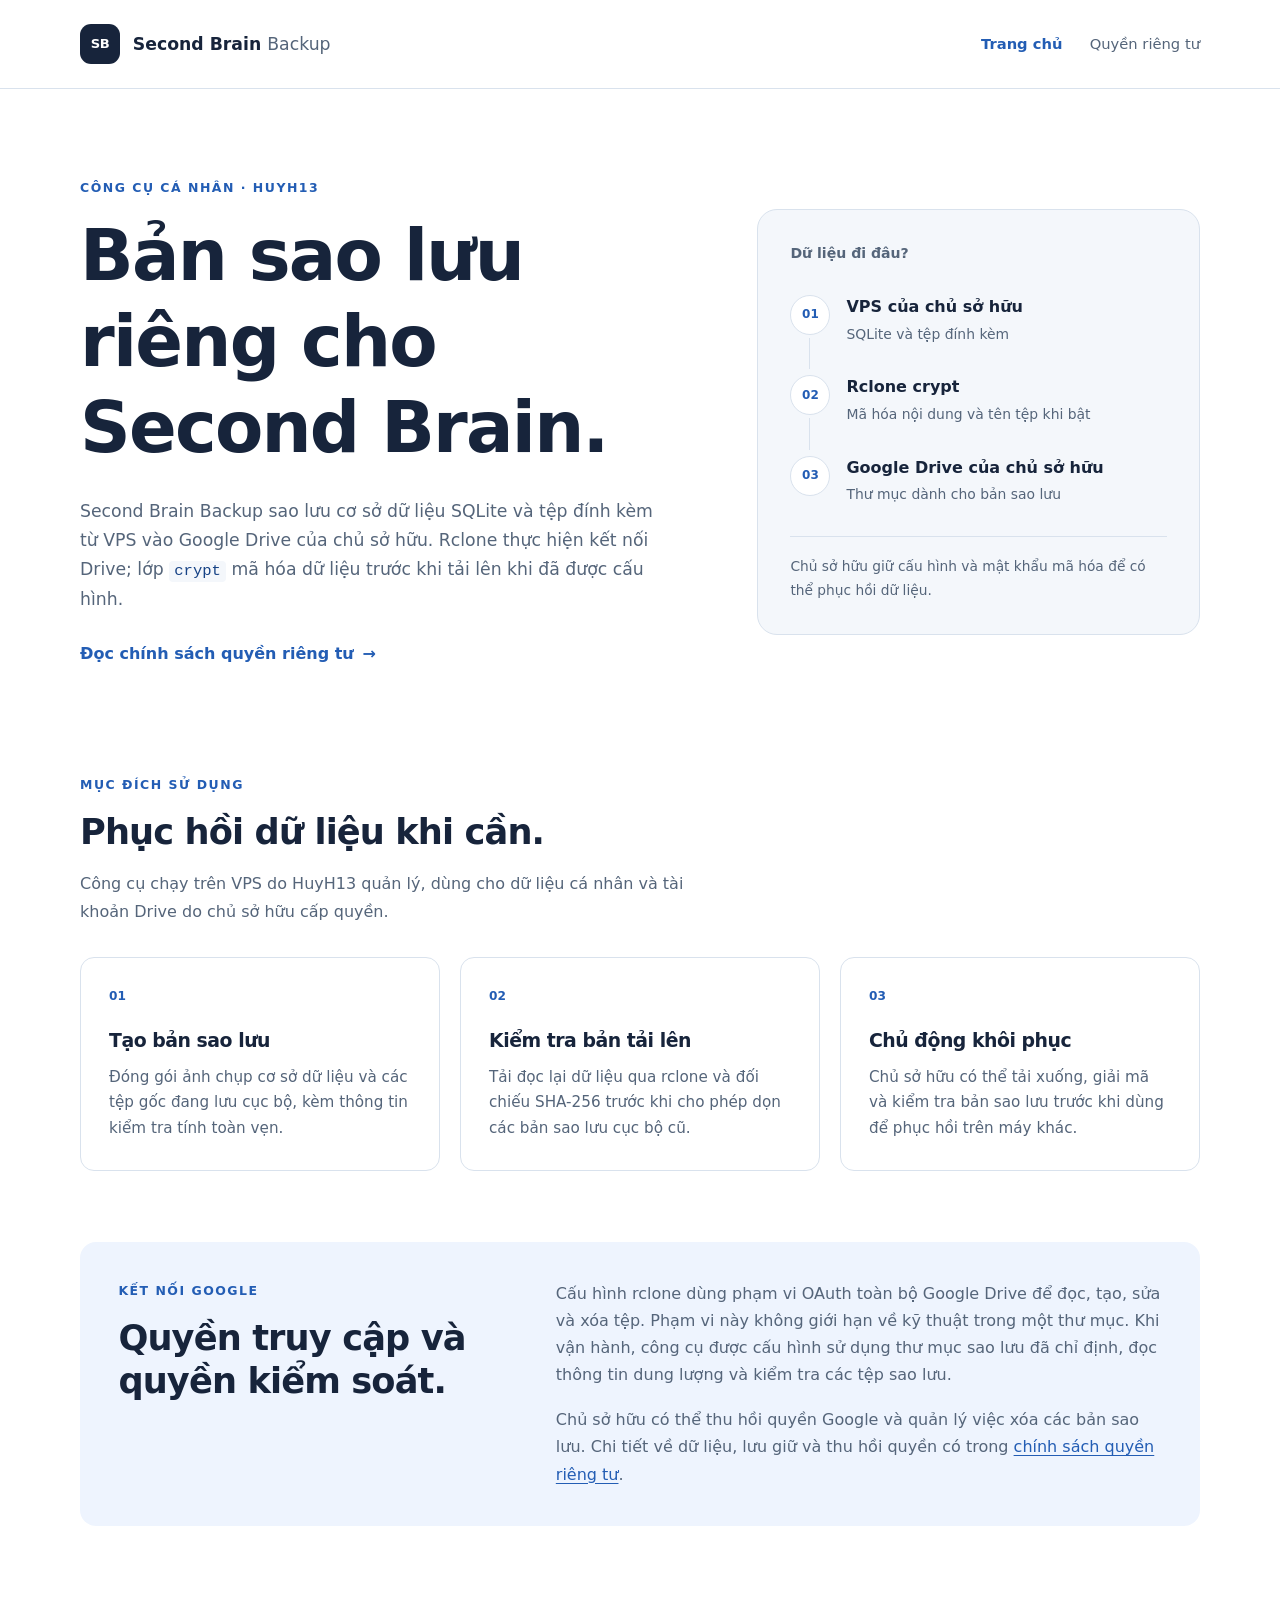
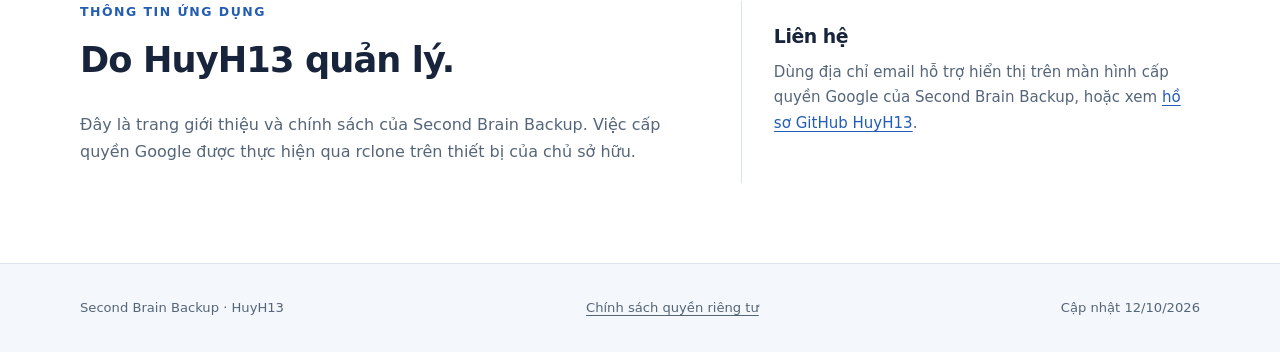
<file: index.html>
<!doctype html>
<html lang="vi">
  <head>
    <meta charset="utf-8">
    <meta name="viewport" content="width=device-width, initial-scale=1">
    <meta name="description" content="Second Brain Backup: công cụ cá nhân sao lưu dữ liệu Second Brain từ VPS vào Google Drive của chủ sở hữu, với lớp mã hóa rclone crypt khi được cấu hình.">
    <title>Second Brain Backup</title>
    <link rel="canonical" href="https://huyh13.github.io/">
    <link rel="stylesheet" href="styles.css">
  </head>
  <body>
    <a class="skip-link" href="#main">Đến nội dung chính</a>
    <header class="site-header">
      <div class="container header-inner">
        <a class="brand" href="index.html" aria-label="Second Brain Backup — Trang chủ">
          <span class="brand-mark" aria-hidden="true">SB</span>
          <span>Second Brain <span class="brand-muted">Backup</span></span>
        </a>
        <nav aria-label="Điều hướng chính">
          <a href="index.html" aria-current="page">Trang chủ</a>
          <a href="privacy.html">Quyền riêng tư</a>
        </nav>
      </div>
    </header>

    <main id="main">
      <section class="hero container" aria-labelledby="hero-title">
        <div class="hero-copy">
          <p class="eyebrow">Công cụ cá nhân · HuyH13</p>
          <h1 id="hero-title">Bản sao lưu riêng cho Second Brain.</h1>
          <p class="hero-description">Second Brain Backup sao lưu cơ sở dữ liệu SQLite và tệp đính kèm từ VPS vào Google Drive của chủ sở hữu. Rclone thực hiện kết nối Drive; lớp <code>crypt</code> mã hóa dữ liệu trước khi tải lên khi đã được cấu hình.</p>
          <a class="text-link" href="privacy.html">Đọc chính sách quyền riêng tư <span aria-hidden="true">→</span></a>
        </div>
        <aside class="flow-card" aria-label="Luồng sao lưu">
          <p class="card-kicker">Dữ liệu đi đâu?</p>
          <ol class="flow-list">
            <li><span class="step-number" aria-hidden="true">01</span><div><strong>VPS của chủ sở hữu</strong><span>SQLite và tệp đính kèm</span></div></li>
            <li><span class="step-number" aria-hidden="true">02</span><div><strong>Rclone crypt</strong><span>Mã hóa nội dung và tên tệp khi bật</span></div></li>
            <li><span class="step-number" aria-hidden="true">03</span><div><strong>Google Drive của chủ sở hữu</strong><span>Thư mục dành cho bản sao lưu</span></div></li>
          </ol>
          <p class="card-note">Chủ sở hữu giữ cấu hình và mật khẩu mã hóa để có thể phục hồi dữ liệu.</p>
        </aside>
      </section>

      <section class="container section" aria-labelledby="purpose-title">
        <div class="section-heading">
          <p class="eyebrow">Mục đích sử dụng</p>
          <h2 id="purpose-title">Phục hồi dữ liệu khi cần.</h2>
          <p>Công cụ chạy trên VPS do HuyH13 quản lý, dùng cho dữ liệu cá nhân và tài khoản Drive do chủ sở hữu cấp quyền.</p>
        </div>
        <div class="feature-grid">
          <article class="feature-card">
            <span class="feature-index" aria-hidden="true">01</span>
            <h3>Tạo bản sao lưu</h3>
            <p>Đóng gói ảnh chụp cơ sở dữ liệu và các tệp gốc đang lưu cục bộ, kèm thông tin kiểm tra tính toàn vẹn.</p>
          </article>
          <article class="feature-card">
            <span class="feature-index" aria-hidden="true">02</span>
            <h3>Kiểm tra bản tải lên</h3>
            <p>Tải đọc lại dữ liệu qua rclone và đối chiếu SHA-256 trước khi cho phép dọn các bản sao lưu cục bộ cũ.</p>
          </article>
          <article class="feature-card">
            <span class="feature-index" aria-hidden="true">03</span>
            <h3>Chủ động khôi phục</h3>
            <p>Chủ sở hữu có thể tải xuống, giải mã và kiểm tra bản sao lưu trước khi dùng để phục hồi trên máy khác.</p>
          </article>
        </div>
      </section>

      <section class="container section" aria-labelledby="access-title">
        <div class="notice-panel">
          <div>
            <p class="eyebrow">Kết nối Google</p>
            <h2 id="access-title">Quyền truy cập và quyền kiểm soát.</h2>
          </div>
          <div class="notice-copy">
            <p>Cấu hình rclone dùng phạm vi OAuth toàn bộ Google Drive để đọc, tạo, sửa và xóa tệp. Phạm vi này không giới hạn về kỹ thuật trong một thư mục. Khi vận hành, công cụ được cấu hình sử dụng thư mục sao lưu đã chỉ định, đọc thông tin dung lượng và kiểm tra các tệp sao lưu.</p>
            <p>Chủ sở hữu có thể thu hồi quyền Google và quản lý việc xóa các bản sao lưu. Chi tiết về dữ liệu, lưu giữ và thu hồi quyền có trong <a href="privacy.html">chính sách quyền riêng tư</a>.</p>
          </div>
        </div>
      </section>

      <section class="container section contact-section" aria-labelledby="contact-title">
        <div>
          <p class="eyebrow">Thông tin ứng dụng</p>
          <h2 id="contact-title">Do HuyH13 quản lý.</h2>
          <p>Đây là trang giới thiệu và chính sách của Second Brain Backup. Việc cấp quyền Google được thực hiện qua rclone trên thiết bị của chủ sở hữu.</p>
        </div>
        <div class="contact-card">
          <h3>Liên hệ</h3>
          <p>Dùng địa chỉ email hỗ trợ hiển thị trên màn hình cấp quyền Google của Second Brain Backup, hoặc xem <a href="https://github.com/HuyH13">hồ sơ GitHub HuyH13</a>.</p>
        </div>
      </section>
    </main>

    <footer class="site-footer">
      <div class="container footer-inner">
        <span>Second Brain Backup · HuyH13</span>
        <a href="privacy.html">Chính sách quyền riêng tư</a>
        <span>Cập nhật 12/10/2026</span>
      </div>
    </footer>
  </body>
</html>
</file>
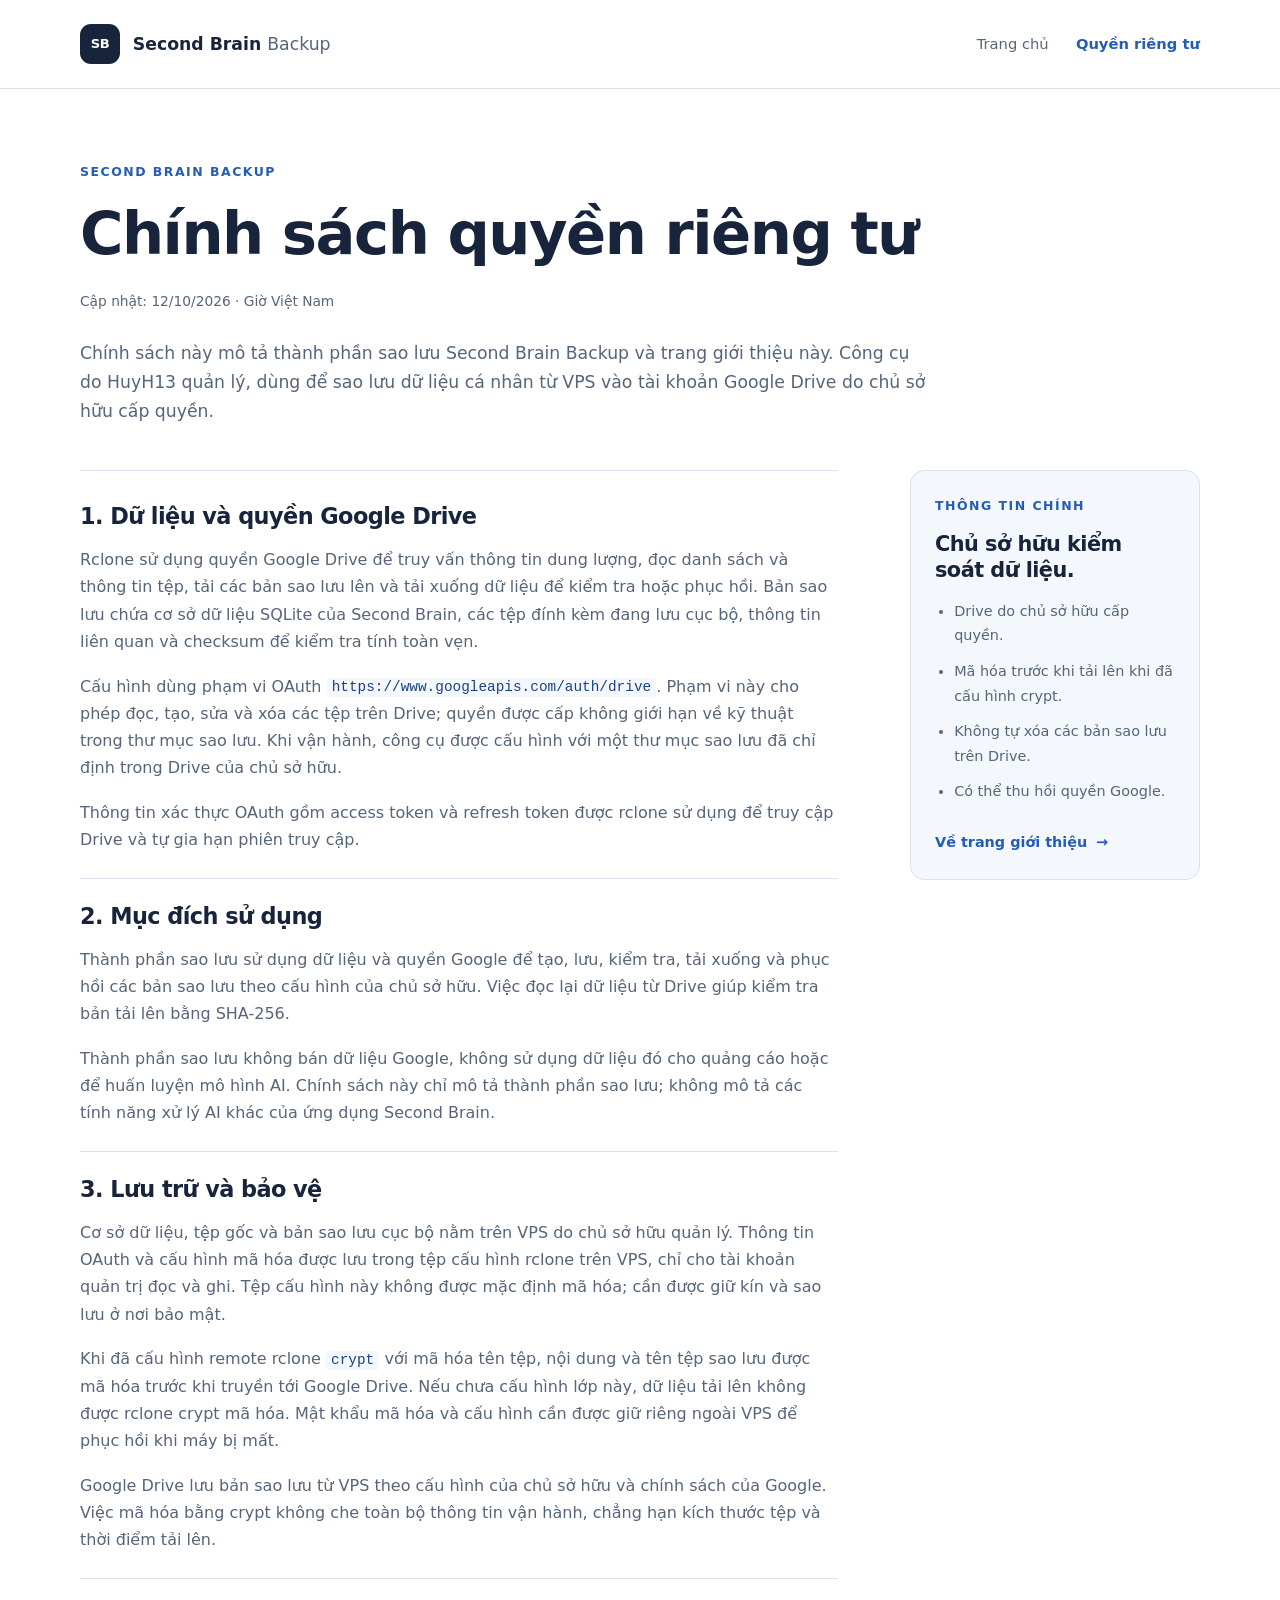
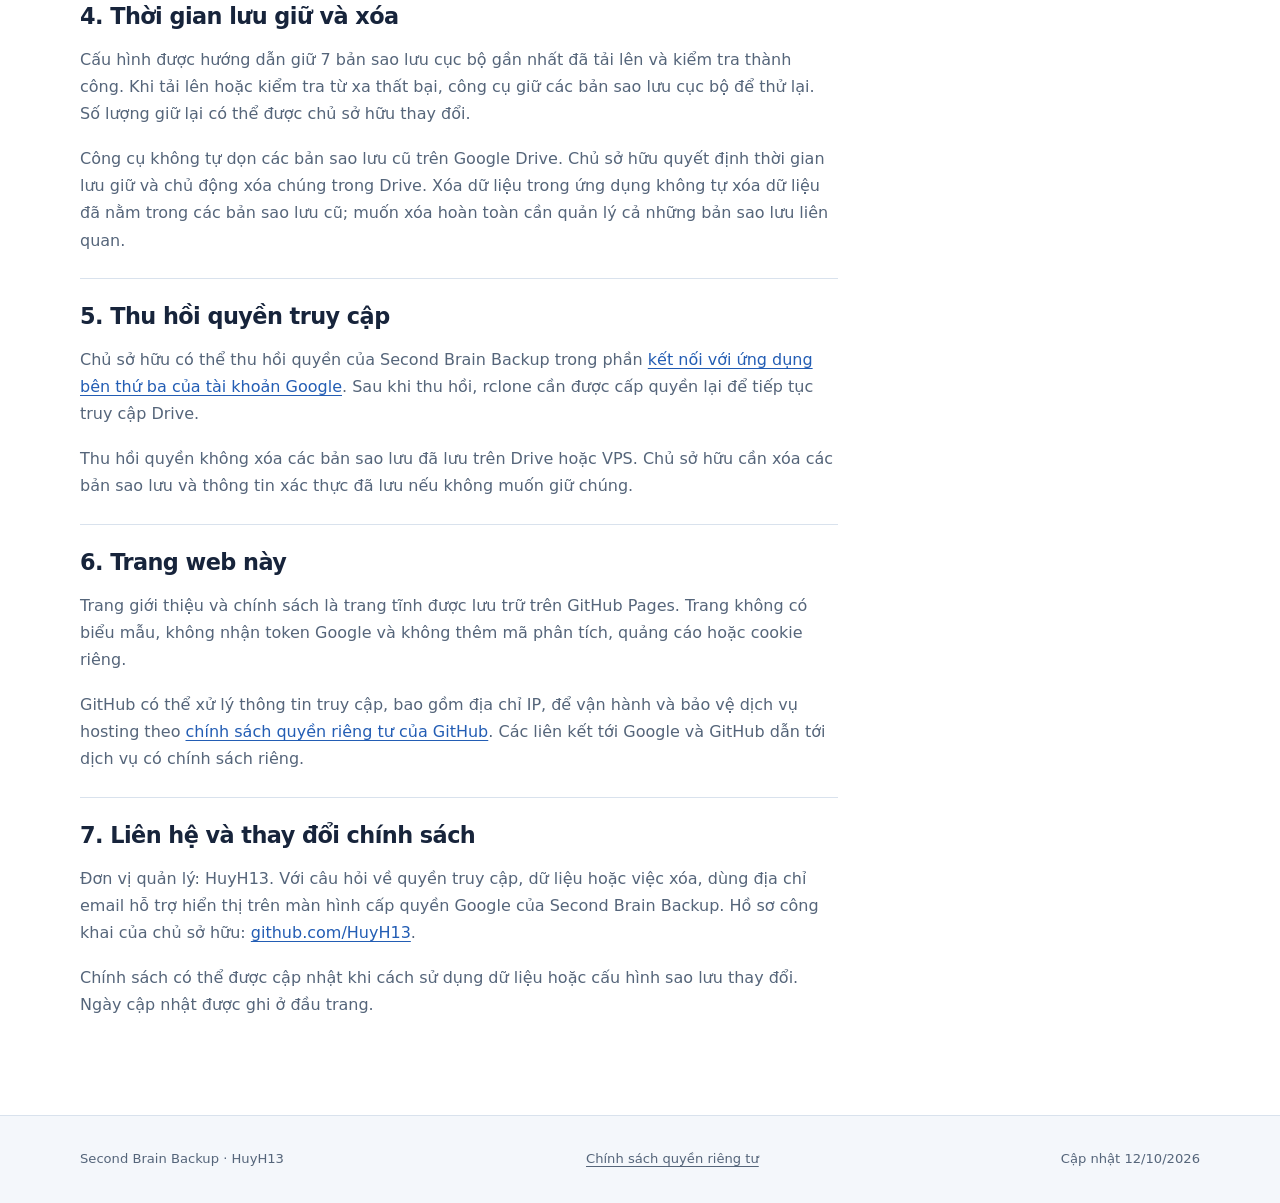
<file: privacy.html>
<!doctype html>
<html lang="vi">
  <head>
    <meta charset="utf-8">
    <meta name="viewport" content="width=device-width, initial-scale=1">
    <meta name="description" content="Chính sách quyền riêng tư của Second Brain Backup: quyền Google Drive, dữ liệu sao lưu, thông tin xác thực, mã hóa, thời gian lưu giữ và thu hồi quyền.">
    <title>Chính sách quyền riêng tư — Second Brain Backup</title>
    <link rel="canonical" href="https://huyh13.github.io/privacy.html">
    <link rel="stylesheet" href="styles.css">
  </head>
  <body>
    <a class="skip-link" href="#main">Đến nội dung chính</a>
    <header class="site-header">
      <div class="container header-inner">
        <a class="brand" href="index.html" aria-label="Second Brain Backup — Trang chủ">
          <span class="brand-mark" aria-hidden="true">SB</span>
          <span>Second Brain <span class="brand-muted">Backup</span></span>
        </a>
        <nav aria-label="Điều hướng chính">
          <a href="index.html">Trang chủ</a>
          <a href="privacy.html" aria-current="page">Quyền riêng tư</a>
        </nav>
      </div>
    </header>

    <main id="main" class="container policy-layout">
      <header class="policy-heading">
        <p class="eyebrow">Second Brain Backup</p>
        <h1>Chính sách quyền riêng tư</h1>
        <p class="policy-date">Cập nhật: 12/10/2026 · Giờ Việt Nam</p>
        <p class="policy-lead">Chính sách này mô tả thành phần sao lưu Second Brain Backup và trang giới thiệu này. Công cụ do HuyH13 quản lý, dùng để sao lưu dữ liệu cá nhân từ VPS vào tài khoản Google Drive do chủ sở hữu cấp quyền.</p>
      </header>

      <div class="policy-body">
        <section aria-labelledby="data-title">
          <h2 id="data-title">1. Dữ liệu và quyền Google Drive</h2>
          <p>Rclone sử dụng quyền Google Drive để truy vấn thông tin dung lượng, đọc danh sách và thông tin tệp, tải các bản sao lưu lên và tải xuống dữ liệu để kiểm tra hoặc phục hồi. Bản sao lưu chứa cơ sở dữ liệu SQLite của Second Brain, các tệp đính kèm đang lưu cục bộ, thông tin liên quan và checksum để kiểm tra tính toàn vẹn.</p>
          <p>Cấu hình dùng phạm vi OAuth <code>https://www.googleapis.com/auth/drive</code>. Phạm vi này cho phép đọc, tạo, sửa và xóa các tệp trên Drive; quyền được cấp không giới hạn về kỹ thuật trong thư mục sao lưu. Khi vận hành, công cụ được cấu hình với một thư mục sao lưu đã chỉ định trong Drive của chủ sở hữu.</p>
          <p>Thông tin xác thực OAuth gồm access token và refresh token được rclone sử dụng để truy cập Drive và tự gia hạn phiên truy cập.</p>
        </section>

        <section aria-labelledby="use-title">
          <h2 id="use-title">2. Mục đích sử dụng</h2>
          <p>Thành phần sao lưu sử dụng dữ liệu và quyền Google để tạo, lưu, kiểm tra, tải xuống và phục hồi các bản sao lưu theo cấu hình của chủ sở hữu. Việc đọc lại dữ liệu từ Drive giúp kiểm tra bản tải lên bằng SHA-256.</p>
          <p>Thành phần sao lưu không bán dữ liệu Google, không sử dụng dữ liệu đó cho quảng cáo hoặc để huấn luyện mô hình AI. Chính sách này chỉ mô tả thành phần sao lưu; không mô tả các tính năng xử lý AI khác của ứng dụng Second Brain.</p>
        </section>

        <section aria-labelledby="storage-title">
          <h2 id="storage-title">3. Lưu trữ và bảo vệ</h2>
          <p>Cơ sở dữ liệu, tệp gốc và bản sao lưu cục bộ nằm trên VPS do chủ sở hữu quản lý. Thông tin OAuth và cấu hình mã hóa được lưu trong tệp cấu hình rclone trên VPS, chỉ cho tài khoản quản trị đọc và ghi. Tệp cấu hình này không được mặc định mã hóa; cần được giữ kín và sao lưu ở nơi bảo mật.</p>
          <p>Khi đã cấu hình remote rclone <code>crypt</code> với mã hóa tên tệp, nội dung và tên tệp sao lưu được mã hóa trước khi truyền tới Google Drive. Nếu chưa cấu hình lớp này, dữ liệu tải lên không được rclone crypt mã hóa. Mật khẩu mã hóa và cấu hình cần được giữ riêng ngoài VPS để phục hồi khi máy bị mất.</p>
          <p>Google Drive lưu bản sao lưu từ VPS theo cấu hình của chủ sở hữu và chính sách của Google. Việc mã hóa bằng crypt không che toàn bộ thông tin vận hành, chẳng hạn kích thước tệp và thời điểm tải lên.</p>
        </section>

        <section aria-labelledby="retention-title">
          <h2 id="retention-title">4. Thời gian lưu giữ và xóa</h2>
          <p>Cấu hình được hướng dẫn giữ 7 bản sao lưu cục bộ gần nhất đã tải lên và kiểm tra thành công. Khi tải lên hoặc kiểm tra từ xa thất bại, công cụ giữ các bản sao lưu cục bộ để thử lại. Số lượng giữ lại có thể được chủ sở hữu thay đổi.</p>
          <p>Công cụ không tự dọn các bản sao lưu cũ trên Google Drive. Chủ sở hữu quyết định thời gian lưu giữ và chủ động xóa chúng trong Drive. Xóa dữ liệu trong ứng dụng không tự xóa dữ liệu đã nằm trong các bản sao lưu cũ; muốn xóa hoàn toàn cần quản lý cả những bản sao lưu liên quan.</p>
        </section>

        <section aria-labelledby="consent-title">
          <h2 id="consent-title">5. Thu hồi quyền truy cập</h2>
          <p>Chủ sở hữu có thể thu hồi quyền của Second Brain Backup trong phần <a href="https://myaccount.google.com/connections">kết nối với ứng dụng bên thứ ba của tài khoản Google</a>. Sau khi thu hồi, rclone cần được cấp quyền lại để tiếp tục truy cập Drive.</p>
          <p>Thu hồi quyền không xóa các bản sao lưu đã lưu trên Drive hoặc VPS. Chủ sở hữu cần xóa các bản sao lưu và thông tin xác thực đã lưu nếu không muốn giữ chúng.</p>
        </section>

        <section aria-labelledby="hosting-title">
          <h2 id="hosting-title">6. Trang web này</h2>
          <p>Trang giới thiệu và chính sách là trang tĩnh được lưu trữ trên GitHub Pages. Trang không có biểu mẫu, không nhận token Google và không thêm mã phân tích, quảng cáo hoặc cookie riêng.</p>
          <p>GitHub có thể xử lý thông tin truy cập, bao gồm địa chỉ IP, để vận hành và bảo vệ dịch vụ hosting theo <a href="https://docs.github.com/en/site-policy/privacy-policies/github-general-privacy-statement">chính sách quyền riêng tư của GitHub</a>. Các liên kết tới Google và GitHub dẫn tới dịch vụ có chính sách riêng.</p>
        </section>

        <section aria-labelledby="contact-title">
          <h2 id="contact-title">7. Liên hệ và thay đổi chính sách</h2>
          <p>Đơn vị quản lý: HuyH13. Với câu hỏi về quyền truy cập, dữ liệu hoặc việc xóa, dùng địa chỉ email hỗ trợ hiển thị trên màn hình cấp quyền Google của Second Brain Backup. Hồ sơ công khai của chủ sở hữu: <a href="https://github.com/HuyH13">github.com/HuyH13</a>.</p>
          <p>Chính sách có thể được cập nhật khi cách sử dụng dữ liệu hoặc cấu hình sao lưu thay đổi. Ngày cập nhật được ghi ở đầu trang.</p>
        </section>
      </div>

      <aside class="policy-summary" aria-labelledby="summary-title">
        <p class="eyebrow">Thông tin chính</p>
        <h2 id="summary-title">Chủ sở hữu kiểm soát dữ liệu.</h2>
        <ul>
          <li>Drive do chủ sở hữu cấp quyền.</li>
          <li>Mã hóa trước khi tải lên khi đã cấu hình crypt.</li>
          <li>Không tự xóa các bản sao lưu trên Drive.</li>
          <li>Có thể thu hồi quyền Google.</li>
        </ul>
        <a class="text-link" href="index.html">Về trang giới thiệu <span aria-hidden="true">→</span></a>
      </aside>
    </main>

    <footer class="site-footer">
      <div class="container footer-inner">
        <span>Second Brain Backup · HuyH13</span>
        <a href="privacy.html">Chính sách quyền riêng tư</a>
        <span>Cập nhật 12/10/2026</span>
      </div>
    </footer>
  </body>
</html>
</file>
<file: styles.css>
:root {
  color-scheme: light;
  --ink: #17243b;
  --muted: #55657a;
  --accent: #235db4;
  --accent-deep: #174386;
  --line: #d9e2ed;
  --paper: #ffffff;
  --wash: #f4f7fb;
  --soft-blue: #eef4fe;
  font-family: Inter, ui-sans-serif, system-ui, -apple-system, BlinkMacSystemFont, "Segoe UI", sans-serif;
  font-synthesis: none;
  text-rendering: optimizeLegibility;
}

* { box-sizing: border-box; }
body { margin: 0; color: var(--ink); background: var(--paper); font-size: 1rem; line-height: 1.7; }
a { color: var(--accent); text-underline-offset: .2em; }
a:hover { color: var(--accent-deep); }
a:focus-visible { outline: 3px solid var(--accent); outline-offset: 5px; border-radius: 3px; }
h1, h2, h3, p { margin-top: 0; }
h1, h2, h3 { line-height: 1.22; letter-spacing: -.025em; }
h1 { font-size: clamp(2.5rem, 5.5vw, 4.5rem); font-weight: 750; }
h2 { font-size: clamp(1.6rem, 3vw, 2.2rem); }
h3 { font-size: 1.18rem; }
p { margin-bottom: 1.1rem; }
code { padding: .08rem .32rem; border-radius: 4px; background: var(--wash); color: var(--accent-deep); font-size: .9em; overflow-wrap: anywhere; }
.container { width: min(1120px, calc(100% - 3rem)); margin-inline: auto; }
.skip-link { position: absolute; z-index: 10; left: 1rem; top: -6rem; padding: .75rem 1rem; background: var(--paper); border: 2px solid var(--accent); }
.skip-link:focus { top: 1rem; }
.site-header { border-bottom: 1px solid var(--line); }
.header-inner { min-height: 88px; display: flex; align-items: center; justify-content: space-between; gap: 1.5rem; }
.brand { display: inline-flex; align-items: center; gap: .8rem; color: var(--ink); font-weight: 700; text-decoration: none; font-size: 1.08rem; line-height: 1.3; }
.brand-mark { display: grid; place-items: center; width: 40px; height: 40px; border-radius: 11px; background: var(--ink); color: var(--paper); font-size: .82rem; letter-spacing: -.035em; flex-shrink: 0; }
.brand-muted { color: var(--muted); font-weight: 500; }
nav { display: flex; gap: 1.7rem; font-size: .92rem; }
nav a { color: var(--muted); text-decoration: none; }
nav a[aria-current="page"] { color: var(--accent); font-weight: 650; }
.hero { display: grid; grid-template-columns: 1.35fr 1fr; align-items: center; gap: 5rem; padding-block: 5.5rem 4.5rem; }
.eyebrow { color: var(--accent); font-size: .78rem; font-weight: 750; letter-spacing: .12em; text-transform: uppercase; margin-bottom: 1rem; }
.hero h1 { max-width: 650px; margin-bottom: 1.55rem; }
.hero-description { color: var(--muted); font-size: 1.08rem; max-width: 580px; margin-bottom: 1.6rem; }
.text-link { display: inline-flex; align-items: center; gap: .55rem; font-weight: 650; text-decoration: none; }
.flow-card { background: var(--wash); border: 1px solid var(--line); border-radius: 20px; padding: 2rem; }
.card-kicker { color: var(--muted); font-weight: 650; font-size: .88rem; margin-bottom: 1.8rem; }
.flow-list { list-style: none; margin: 0; padding: 0; }
.flow-list li { position: relative; display: flex; gap: 1rem; padding-bottom: 1.8rem; }
.flow-list li:not(:last-child)::after { content: ""; position: absolute; left: 19px; top: 43px; bottom: 6px; width: 1px; background: var(--line); }
.step-number { display: grid; place-items: center; width: 40px; height: 40px; border: 1px solid var(--line); border-radius: 50%; background: var(--paper); font-size: .75rem; font-weight: 750; color: var(--accent); flex-shrink: 0; }
.flow-list strong { display: block; font-size: 1rem; line-height: 1.45; margin-bottom: .3rem; }
.flow-list li div > span { display: block; color: var(--muted); font-size: .87rem; }
.card-note { border-top: 1px solid var(--line); padding-top: 1.15rem; margin-bottom: 0; color: var(--muted); font-size: .86rem; }
.section { padding-block: 2.2rem; }
.section-heading { max-width: 650px; margin-bottom: 2rem; }
.section-heading h2 { margin-bottom: 1rem; }
.section-heading > p:last-child { color: var(--muted); }
.feature-grid { display: grid; grid-template-columns: repeat(3, 1fr); gap: 1.25rem; }
.feature-card { border: 1px solid var(--line); border-radius: 14px; padding: 1.75rem; }
.feature-index { display: block; font-size: .76rem; color: var(--accent); font-weight: 750; margin-bottom: 1.4rem; }
.feature-card h3 { margin-bottom: .8rem; }
.feature-card p { color: var(--muted); font-size: .95rem; margin-bottom: 0; }
.notice-panel { display: grid; grid-template-columns: .9fr 1.4fr; gap: 3rem; background: var(--soft-blue); border-radius: 16px; padding: 2.4rem; }
.notice-panel h2 { margin-bottom: 0; }
.notice-copy { color: var(--muted); }
.notice-copy p:last-child { margin-bottom: 0; }
.contact-section { display: grid; grid-template-columns: 1.3fr 1fr; gap: 4rem; padding-block: 2.5rem 5rem; }
.contact-section > div > p:last-child { color: var(--muted); }
.contact-card { padding: 1.5rem 0 1.5rem 2rem; border-left: 1px solid var(--line); }
.contact-card h3 { margin-bottom: .7rem; }
.contact-card p { color: var(--muted); margin-bottom: 0; font-size: .94rem; }
.site-footer { border-top: 1px solid var(--line); background: var(--wash); }
.footer-inner { display: flex; align-items: center; justify-content: space-between; gap: 1rem; min-height: 88px; padding-block: 1.3rem; color: var(--muted); font-size: .82rem; }
.footer-inner a { color: var(--muted); }
.policy-layout { display: grid; grid-template-columns: minmax(0, 1fr) 290px; column-gap: 4.5rem; padding-block: 4.5rem; }
.policy-heading { grid-column: 1 / -1; max-width: 850px; margin-bottom: 2.7rem; }
.policy-heading h1 { font-size: clamp(2.3rem, 4.7vw, 3.7rem); margin-bottom: 1.2rem; }
.policy-date { color: var(--muted); font-size: .86rem; margin-bottom: 1.6rem; }
.policy-lead { color: var(--muted); font-size: 1.08rem; margin-bottom: 0; }
.policy-body section { padding-block: 1.5rem; border-top: 1px solid var(--line); }
.policy-body section:first-child { padding-top: 2rem; }
.policy-body h2 { font-size: 1.4rem; margin-bottom: 1rem; }
.policy-body p { color: var(--muted); }
.policy-body section > p:last-child { margin-bottom: 0; }
.policy-summary { align-self: start; border-radius: 14px; padding: 1.5rem; background: var(--wash); border: 1px solid var(--line); }
.policy-summary h2 { font-size: 1.3rem; margin-bottom: 1rem; }
.policy-summary ul { padding-left: 1.2rem; color: var(--muted); font-size: .9rem; margin-bottom: 1.5rem; }
.policy-summary li { margin-bottom: .7rem; }
.policy-summary .text-link { font-size: .9rem; }

@media (max-width: 900px) {
  .hero { gap: 2.5rem; padding-block: 4rem 3rem; }
  .flow-card { padding: 1.5rem; }
  .feature-card { padding: 1.3rem; }
  .notice-panel { gap: 2rem; }
  .contact-section { gap: 2.5rem; }
  .policy-layout { grid-template-columns: minmax(0, 1fr) 245px; column-gap: 2rem; }
}

@media (max-width: 700px) {
  .container { width: min(1120px, calc(100% - 2rem)); }
  .header-inner { padding-block: 1rem; min-height: 0; align-items: flex-start; flex-direction: column; gap: .8rem; }
  .brand { font-size: 1rem; }
  nav { gap: 1.5rem; padding-left: 0; font-size: .86rem; }
  .hero { grid-template-columns: 1fr; gap: 2.2rem; padding-block: 3rem 1.5rem; }
  .hero h1 { max-width: 540px; }
  .hero-description { font-size: 1rem; }
  .flow-card { padding: 1.5rem; }
  .section { padding-block: 1.5rem; }
  .feature-grid { grid-template-columns: 1fr; gap: .85rem; }
  .feature-card { padding: 1.4rem; }
  .feature-index { margin-bottom: .7rem; }
  .notice-panel { grid-template-columns: 1fr; gap: 1.4rem; padding: 1.5rem; }
  .contact-section { grid-template-columns: 1fr; gap: 1.2rem; padding-block: 1.5rem 3rem; }
  .contact-card { padding: 1.3rem 0 0; border-left: none; border-top: 1px solid var(--line); }
  .footer-inner { align-items: flex-start; flex-direction: column; gap: .45rem; padding-block: 1.5rem; }
  .policy-layout { display: flex; flex-direction: column; padding-block: 3rem; }
  .policy-heading { margin-bottom: 2rem; }
  .policy-summary { margin-top: 1.5rem; align-self: stretch; }
}

@media print {
  body { font-size: 11pt; }
  .container { width: 100%; }
  .skip-link, nav, .policy-summary, .site-footer { display: none; }
  .site-header { margin-bottom: 1rem; }
  .header-inner { min-height: 60px; }
  .policy-layout { display: block; padding-block: 1rem; }
  .policy-heading h1 { font-size: 24pt; }
  .policy-body h2 { break-after: avoid; }
  a { color: var(--ink); }
}
</file>
